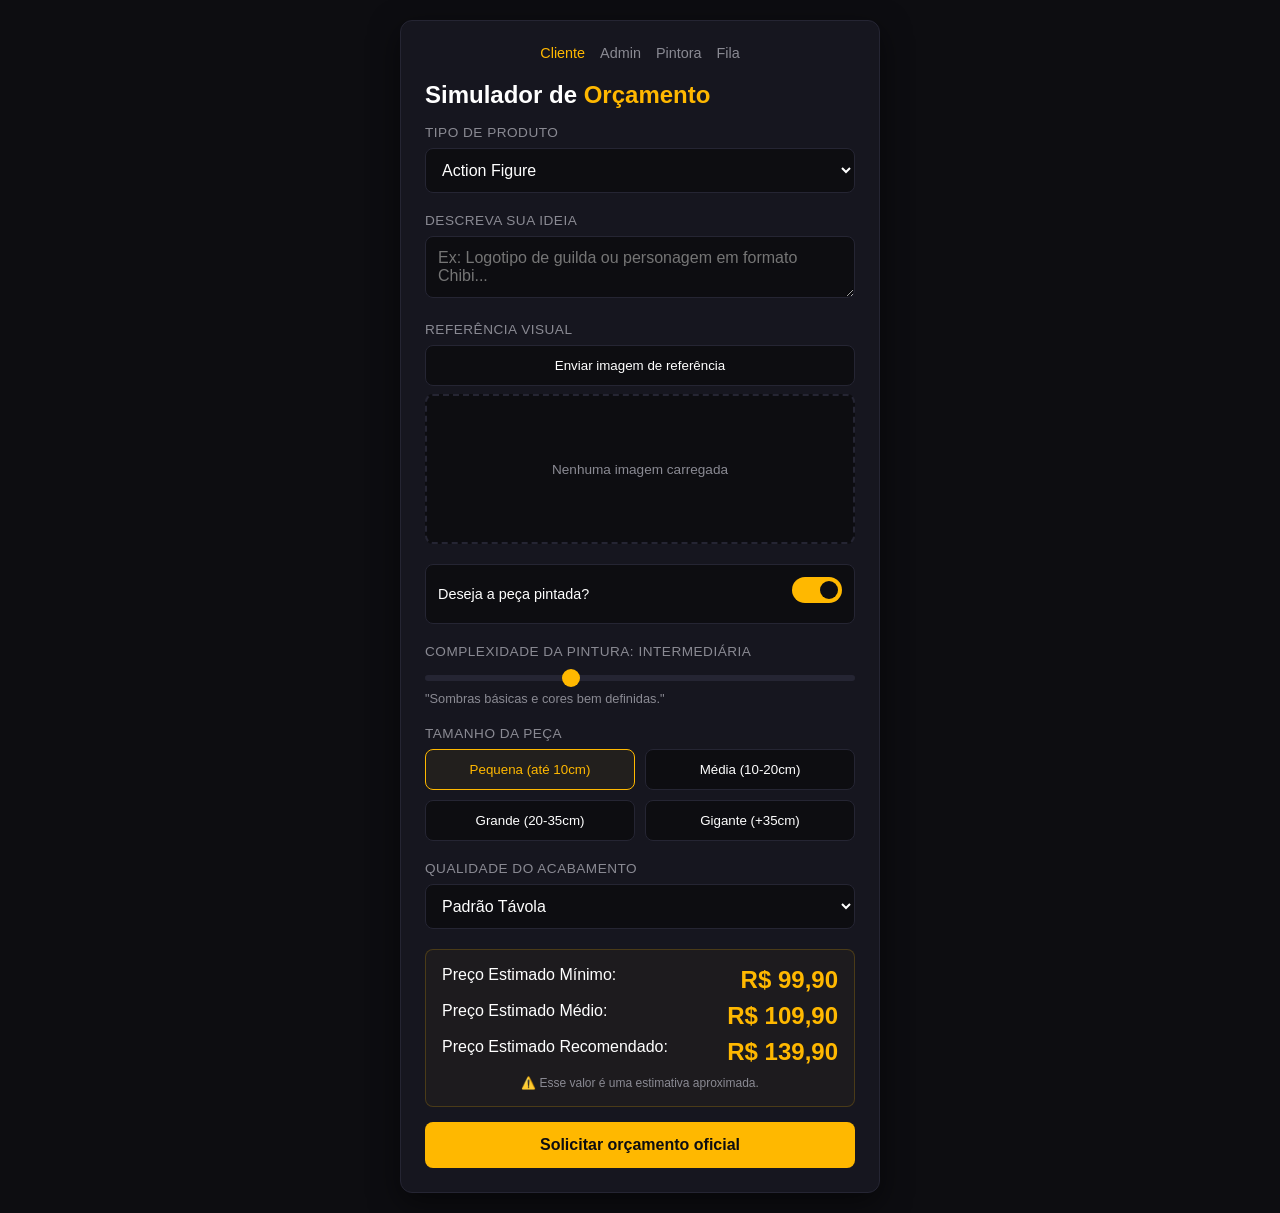
<file: index.html>
<!DOCTYPE html>
<html lang="pt-BR">
<head>
    <meta charset="UTF-8">
    <meta name="viewport" content="width=device-width, initial-scale=1.0">
    <title>Távola Price System - Simulador</title>
    <link rel="stylesheet" href="css/style.css">
</head>
<body>
    <div class="container">
        <div class="nav-links">
            <a href="index.html" class="active">Cliente</a>
            <a href="admin.html">Admin</a>
            <a href="painter.html">Pintora</a>
            <a href="queue.html">Fila</a>
        </div>
        
        <h2>Simulador de <span class="accent-text">Orçamento</span></h2>
        
        <div class="form-group">
            <label>Tipo de Produto</label>
            <select id="productType">
                <option value="Action Figure">Action Figure</option>
                <option value="Estátua Decorativa">Estátua Decorativa</option>
                <option value="Chaveiro">Chaveiro</option>
                <option value="Diorama">Diorama</option>
                <option value="Cosplay Prop">Cosplay Prop</option>
                <option value="Outro">Outro</option>
            </select>
        </div>

        <div class="form-group">
            <label>Descreva sua ideia</label>
            <textarea id="ideaDescription" rows="2" placeholder="Ex: Logotipo de guilda ou personagem em formato Chibi..."></textarea>
        </div>

        <div class="form-group">
            <label>Referência Visual</label>
            <input type="file" id="fileInput" accept="image/*" style="display: none;">
            <button class="grid-btn" style="width:100%" onclick="document.getElementById('fileInput').click()">Enviar imagem de referência</button>
            <div class="image-preview-box" id="previewBox">
                <span style="color: var(--text-muted); font-size:0.85rem;">Nenhuma imagem carregada</span>
            </div>
        </div>

        <div class="form-group toggle-container">
            <span style="font-size:0.9rem; font-weight:500;">Deseja a peça pintada?</span>
            <label class="switch">
                <input type="checkbox" id="paintToggle" checked>
                <span class="slider"></span>
            </label>
        </div>

        <div class="form-group" id="complexityWrapper">
            <label id="complexityLabel">Complexidade da Pintura: Intermediária</label>
            <input type="range" id="paintComplexity" min="1" max="4" value="2">
            <div style="font-size: 0.8rem; color: var(--text-muted); margin-top: 6px;" id="complexityDesc">
                "Sombras básicas e cores bem definidas."
            </div>
        </div>

        <div class="form-group">
            <label>Tamanho da Peça</label>
            <div class="btn-grid" id="sizeGrid">
                <button class="grid-btn active" data-size="pequena">Pequena (até 10cm)</button>
                <button class="grid-btn" data-size="media">Média (10-20cm)</button>
                <button class="grid-btn" data-size="grande">Grande (20-35cm)</button>
                <button class="grid-btn" data-size="gigante">Gigante (+35cm)</button>
            </div>
        </div>

        <div class="form-group">
            <label>Qualidade do Acabamento</label>
            <select id="finishQuality">
                <option value="economico" title="Lixamento básico e marcas sutis de camadas de impressão.">Econômico</option>
                <option value="padrao" title="Padrão Távola: Camadas invisíveis à distância de exposição regular." selected>Padrão Távola</option>
                <option value="premium" title="Premium Colecionador: Acabamento espelhado, zero linhas de impressão.">Premium Colecionador</option>
            </select>
        </div>

        <div class="result-card">
            <div class="price-row"><span>Preço Estimado Mínimo:</span><span id="priceMin" class="price-large">R$ 0,00</span></div>
            <div class="price-row"><span>Preço Estimado Médio:</span><span id="priceMed" class="price-large">R$ 0,00</span></div>
            <div class="price-row"><span>Preço Estimado Recomendado:</span><span id="priceMax" class="price-large">R$ 0,00</span></div>
            <p style="font-size:0.75rem; color: var(--text-muted); text-align:center; margin-top:10px;">⚠️ Esse valor é uma estimativa aproximada.</p>
        </div>

        <button class="btn-main" id="btnWhatsapp">Solicitar orçamento oficial</button>
    </div>

    <script src="js/storage.js"></script>
    <script src="js/calculator.js"></script>
</body>
</html>
</file>
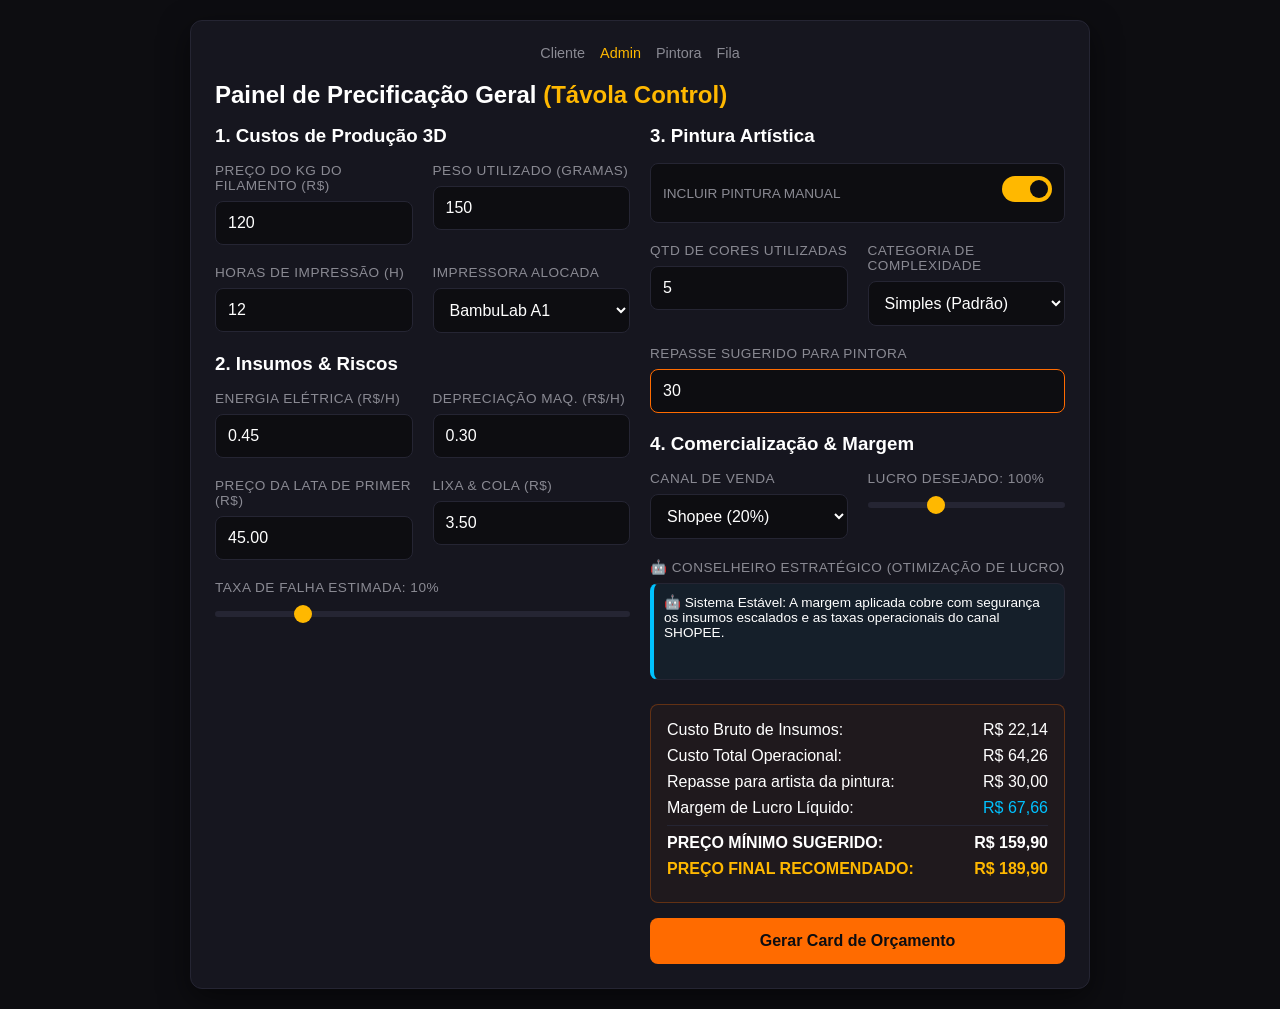
<file: admin.html>
<!DOCTYPE html>
<html lang="pt-BR">
<head>
    <meta charset="UTF-8">
    <meta name="viewport" content="width=device-width, initial-scale=1.0">
    <title>TPS - Backoffice Admin</title>
    <link rel="stylesheet" href="css/style.css">
</head>
<body class="admin-page">
    <div class="container">
        <div class="nav-links">
            <a href="index.html">Cliente</a>
            <a href="admin.html" class="active">Admin</a>
            <a href="painter.html">Pintora</a>
            <a href="queue.html">Fila</a>
        </div>
        
        <h2>Painel de Precificação Geral <span class="accent-text">(Távola Control)</span></h2>
        
        <div class="grid-2col">
            <div>
                <h3>1. Custos de Produção 3D</h3>
                <div class="grid-2col">
                    <div class="form-group">
                        <label>Preço do kg do Filamento (R$)</label>
                        <input type="number" id="filamentPrice" value="120" step="0.01">
                    </div>
                    <div class="form-group">
                        <label>Peso Utilizado (gramas)</label>
                        <input type="number" id="weightUsed" value="150">
                    </div>
                </div>
                <div class="grid-2col">
                    <div class="form-group">
                        <label>Horas de Impressão (h)</label>
                        <input type="number" id="printHours" value="12">
                    </div>
                    <div class="form-group">
                        <label>Impressora Alocada</label>
                        <select id="printerType">
                            <option value="BambuLab A1">BambuLab A1</option>
                            <option value="Ender 3">Ender 3</option>
                            <option value="K1">K1 Max</option>
                            <option value="Outra">Outra</option>
                        </select>
                    </div>
                </div>

                <h3>2. Insumos & Riscos</h3>
                <div class="grid-2col">
                    <div class="form-group">
                        <label>Energia Elétrica (R$/h)</label>
                        <input type="number" id="energyCost" value="0.45" step="0.01">
                    </div>
                    <div class="form-group">
                        <label>Depreciação Maq. (R$/h)</label>
                        <input type="number" id="wearCost" value="0.30" step="0.01">
                    </div>
                </div>
                <div class="grid-2col">
                    <div class="form-group">
                        <label>Preço da Lata de Primer (R$)</label>
                        <input type="number" id="primerCanPrice" value="45.00" step="0.01">
                    </div>
                    <div class="form-group">
                        <label>Lixa & Cola (R$)</label>
                        <input type="number" id="consumablesCost" value="3.50" step="0.01">
                    </div>
                </div>
                <div class="form-group">
                    <label id="failLabel">Taxa de Falha Estimada: 10%</label>
                    <input type="range" id="failRate" min="0" max="50" value="10">
                </div>
            </div>

            <div>
                <h3>3. Pintura Artística</h3>
                <div class="form-group toggle-container">
                    <span style="font-size:0.85rem; color: var(--text-muted); text-transform: uppercase;">Incluir Pintura Manual</span>
                    <label class="switch">
                        <input type="checkbox" id="adminPaintToggle" checked>
                        <span class="slider"></span>
                    </label>
                </div>
                <div id="adminPaintSection">
                    <div class="grid-2col">
                        <div class="form-group">
                            <label>Qtd de Cores Utilizadas</label>
                            <input type="number" id="colorCount" value="5">
                        </div>
                        <div class="form-group">
                            <label>Categoria de Complexidade</label>
                            <select id="adminPaintCategory">
                                <option value="simples">Simples (Padrão)</option>
                                <option value="media">Média</option>
                                <option value="premium">Premium</option>
                                <option value="ultra">Ultra Detalhada</option>
                            </select>
                        </div>
                    </div>
                    <div class="form-group">
                        <label>Repasse sugerido para Pintora</label>
                        <input type="number" id="painterPayout" value="30" style="border-color: var(--secondary-color);">
                    </div>
                </div>

                <h3>4. Comercialização & Margem</h3>
                <div class="grid-2col">
                    <div class="form-group">
                        <label>Canal de Venda</label>
                        <select id="marketplace">
                            <option value="shopee">Shopee (20%)</option>
                            <option value="instagram">Instagram (0%)</option>
                            <option value="mercado_livre">Mercado Livre (15%)</option>
                        </select>
                    </div>
                    <div class="form-group">
                        <label id="profitLabel">Lucro Desejado: 100%</label>
                        <input type="range" id="profitMargin" min="0" max="300" step="5" value="100">
                    </div>
                </div>

                <div class="form-group">
                    <label>🤖 Conselheiro Estratégico (Otimização de Lucro)</label>
                    <textarea id="aiAdviceBox" rows="5" readonly style="background: rgba(0, 194, 255, 0.05); border-left: 4px solid #00C2FF; font-size: 0.85rem; padding: 10px; color: var(--text-color); resize: none;">Carregando recomendações de margem...</textarea>
                </div>

                <div class="result-card" style="background: rgba(255, 107, 0, 0.04); border-color: rgba(255, 107, 0, 0.3);">
                    <div class="price-row"><span>Custo Bruto de Insumos:</span><span id="calcCostBruto">R$ 0,00</span></div>
                    <div class="price-row"><span>Custo Total Operacional:</span><span id="calcCostTotal">R$ 0,00</span></div>
                    <div class="price-row" id="painterFeeRow" style="display:none;"><span>Repasse para artista da pintura:</span><span id="calcPainterFee">R$ 0,00</span></div>
                    <div class="price-row"><span>Margem de Lucro Líquido:</span><span id="calcLucroLiquido" style="color: #00C2FF;">R$ 0,00</span></div>
                    <hr style="border: 0; border-top: 1px solid var(--border-color); margin: 8px 0;">
                    <div class="price-row" style="font-weight:bold;"><span>PREÇO MÍNIMO SUGERIDO:</span><span id="adminPriceMin">R$ 0,00</span></div>
                    <div class="price-row" style="font-weight:bold; color: var(--primary-color);"><span>PREÇO FINAL RECOMENDADO:</span><span id="adminPriceRec">R$ 0,00</span></div>
                </div>

                <button class="btn-main" id="btnGenSummary" style="background: var(--secondary-color);">Gerar Card de Orçamento</button>
            </div>
        </div>

        <div class="result-card" id="summaryCard" style="display:none; margin-top:24px; background: var(--bg-color);">
            <h4 style="margin-bottom:8px; border-bottom: 1px solid var(--border-color); padding-bottom:4px;">📋 Resumo Prontinho para o Cliente</h4>
            <div id="summaryText" style="font-family: monospace; white-space: pre-wrap; font-size:0.9rem; color: var(--text-muted);"></div>
            <button class="btn-main" id="btnCopyClip" style="background: #252533; color: white;">Copiar para WhatsApp</button>
        </div>
    </div>

    <script src="js/storage.js"></script>
    <script src="js/admin.js"></script>
</body>
</html>
</file>
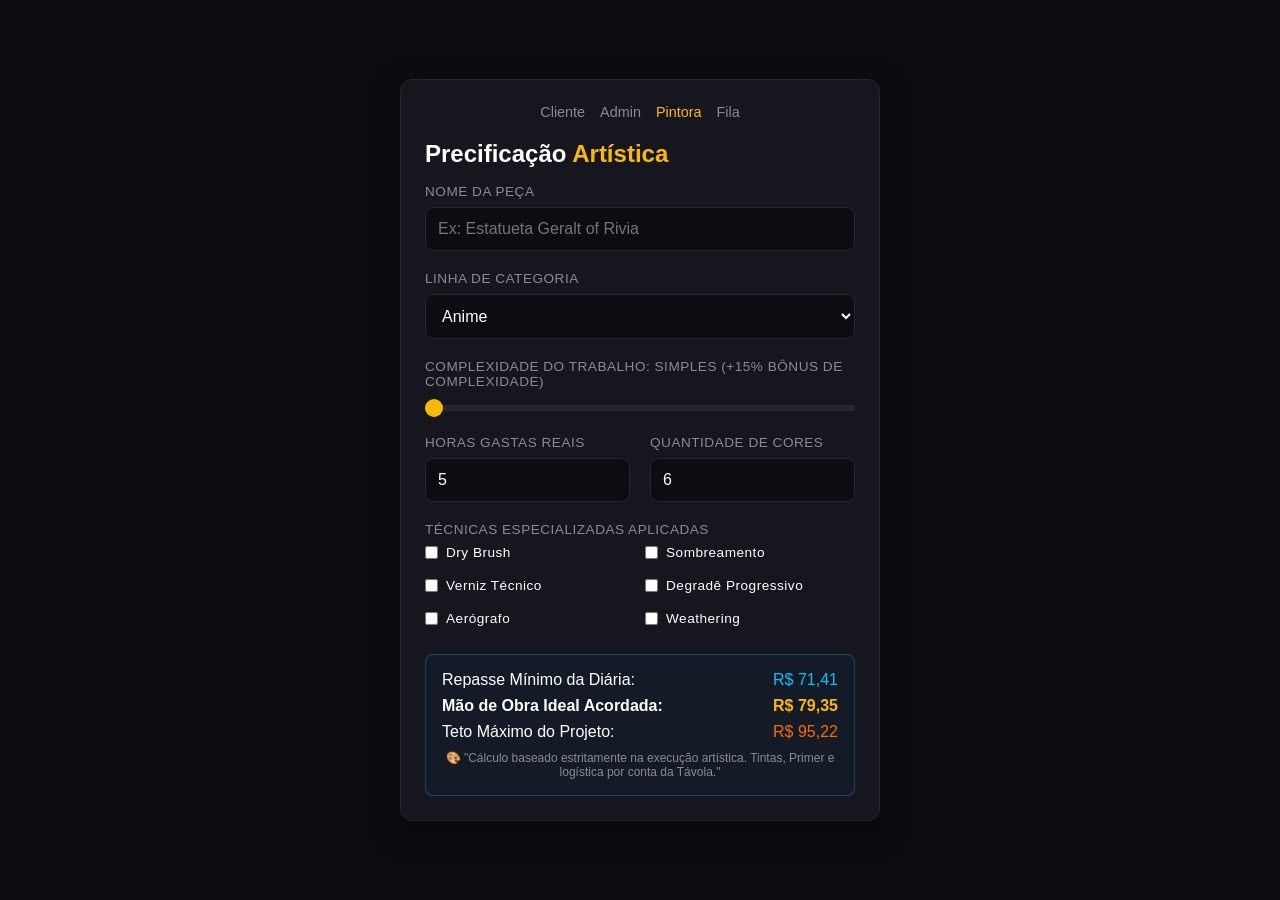
<file: painter.html>
<!DOCTYPE html>
<html lang="pt-BR">
<head>
    <meta charset="UTF-8">
    <meta name="viewport" content="width=device-width, initial-scale=1.0">
    <title>TPS - Área da Pintora</title>
    <link rel="stylesheet" href="css/style.css">
</head>
<body>
    <div class="container">
        <div class="nav-links">
            <a href="index.html">Cliente</a>
            <a href="admin.html">Admin</a>
            <a href="painter.html" class="active">Pintora</a>
            <a href="queue.html">Fila</a>
        </div>
        
        <h2>Precificação <span class="accent-text">Artística</span></h2>
        
        <div class="form-group">
            <label>Nome da Peça</label>
            <input type="text" id="artName" placeholder="Ex: Estatueta Geralt of Rivia">
        </div>

        <div class="form-group">
            <label>Linha de Categoria</label>
            <select id="artCategory">
                <option value="Anime">Anime</option>
                <option value="Miniatura">Miniatura / RPG</option>
                <option value="Decorativo">Decorativo</option>
                <option value="Cosplay">Cosplay</option>
                <option value="Outro">Outro</option>
            </select>
        </div>

        <div class="form-group">
            <label id="painterCompLabel">Complexidade do Trabalho: Simples (Mão de obra: 15%)</label>
            <input type="range" id="painterComplexity" min="1" max="3" value="1">
        </div>

        <div class="grid-2col">
            <div class="form-group">
                <label>Horas Gastas Reais</label>
                <input type="number" id="artistHours" value="5">
            </div>
            <div class="form-group">
                <label>Quantidade de Cores</label>
                <input type="number" id="artistColors" value="6">
            </div>
        </div>

        <div class="form-group">
            <label>Técnicas Especializadas Aplicadas</label>
            <div class="checkbox-group">
                <label class="checkbox-label"><input type="checkbox" class="tech-check" value="dry"> Dry Brush</label>
                <label class="checkbox-label"><input type="checkbox" class="tech-check" value="shadow"> Sombreamento</label>
                <label class="checkbox-label"><input type="checkbox" class="tech-check" value="verniz"> Verniz Técnico</label>
                <label class="checkbox-label"><input type="checkbox" class="tech-check" value="degrade"> Degradê Progressivo</label>
                <label class="checkbox-label"><input type="checkbox" class="tech-check" value="aero"> Aerógrafo</label>
                <label class="checkbox-label"><input type="checkbox" class="tech-check" value="weather"> Weathering</label>
            </div>
        </div>

        <div class="result-card" style="background: rgba(0, 194, 255, 0.03); border-color: rgba(0, 194, 255, 0.3);">
            <div class="price-row"><span>Repasse Mínimo da Diária:</span><span id="pMin" style="color: #00C2FF;">R$ 0,00</span></div>
            <div class="price-row" style="font-weight: bold;"><span>Mão de Obra Ideal Acordada:</span><span id="pIdeal" style="color: var(--primary-color);">R$ 0,00</span></div>
            <div class="price-row"><span>Teto Máximo do Projeto:</span><span id="pPremium" style="color: var(--secondary-color);">R$ 0,00</span></div>
            <p style="font-size:0.75rem; color: var(--text-muted); text-align:center; margin-top:10px;">🎨 "Cálculo baseado estritamente na execução artística. Tintas, Primer e logística por conta da Távola."</p>
        </div>
    </div>

    <script src="js/storage.js"></script>
    <script src="js/painter.js"></script>
</body>
</html>
</file>
<file: css/style.css>
:root {
    --bg-color: #0D0D11;
    --surface-color: #16161F;
    --surface-hover: #1E1E2A;
    --primary-color: #FFB800;
    --primary-hover: #E0A200;
    --secondary-color: #FF6B00;
    --text-main: #FFFFFF;
    --text-muted: #8A8A93;
    --border-color: #252533;
    --radius: 12px;
    --transition: all 0.3s ease;
}

* {
    margin: 0;
    padding: 0;
    box-sizing: border-box;
    font-family: 'Segoe UI', Roboto, Helvetica, Arial, sans-serif;
}

body {
    background-color: var(--bg-color);
    color: var(--text-main);
    padding: 20px;
    display: flex;
    justify-content: center;
    align-items: center;
    min-height: 100vh;
}

.container {
    width: 100%;
    max-width: 480px;
    background: var(--surface-color);
    border: 1px solid var(--border-color);
    border-radius: var(--radius);
    padding: 24px;
    box-shadow: 0 10px 30px rgba(0,0,0,0.5);
}

body.admin-page .container {
    max-width: 900px;
}

h1, h2, h3 {
    color: var(--text-main);
    margin-bottom: 16px;
    font-weight: 600;
}

.accent-text {
    color: var(--primary-color);
}

.form-group {
    margin-bottom: 20px;
}

label {
    display: block;
    font-size: 0.85rem;
    color: var(--text-muted);
    margin-bottom: 8px;
    text-transform: uppercase;
    letter-spacing: 0.5px;
}

input[type="text"], input[type="number"], select, textarea {
    width: 100%;
    background: var(--bg-color);
    border: 1px solid var(--border-color);
    color: var(--text-main);
    padding: 12px;
    border-radius: 8px;
    font-size: 1rem;
    transition: var(--transition);
}

input:focus, select:focus, textarea:focus {
    outline: none;
    border-color: var(--primary-color);
    box-shadow: 0 0 8px rgba(255, 184, 0, 0.2);
}

.toggle-container {
    display: flex;
    align-items: center;
    justify-content: space-between;
    background: var(--bg-color);
    padding: 12px;
    border-radius: 8px;
    border: 1px solid var(--border-color);
}

.switch {
    position: relative;
    display: inline-block;
    width: 50px;
    height: 26px;
}

.switch input { 
    opacity: 0;
    width: 0;
    height: 0;
}

.slider {
    position: absolute;
    cursor: pointer;
    top: 0; left: 0; right: 0; bottom: 0;
    background-color: #252533;
    transition: .4s;
    border-radius: 34px;
}

.slider:before {
    position: absolute;
    content: "";
    height: 18px;
    width: 18px;
    left: 4px;
    bottom: 4px;
    background-color: var(--text-muted);
    transition: .4s;
    border-radius: 50%;
}

input:checked + .slider {
    background-color: var(--primary-color);
}

input:checked + .slider:before {
    transform: translateX(24px);
    background-color: var(--bg-color);
}

input[type="range"] {
    -webkit-appearance: none;
    width: 100%;
    background: transparent;
}

input[type="range"]::-webkit-slider-runnable-track {
    width: 100%;
    height: 6px;
    background: var(--border-color);
    border-radius: 3px;
}

input[type="range"]::-webkit-slider-thumb {
    -webkit-appearance: none;
    height: 18px;
    width: 18px;
    border-radius: 50%;
    background: var(--primary-color);
    cursor: pointer;
    margin-top: -6px;
    transition: var(--transition);
}

input[type="range"]::-webkit-slider-thumb:hover {
    transform: scale(1.2);
}

.btn-grid {
    display: grid;
    grid-template-columns: repeat(2, 1fr);
    gap: 10px;
}

.grid-btn {
    background: var(--bg-color);
    border: 1px solid var(--border-color);
    color: var(--text-main);
    padding: 12px;
    border-radius: 8px;
    cursor: pointer;
    transition: var(--transition);
    font-weight: 500;
}

.grid-btn.active, .grid-btn:hover {
    border-color: var(--primary-color);
    background: rgba(255, 184, 0, 0.05);
    color: var(--primary-color);
}

.checkbox-group {
    display: grid;
    grid-template-columns: repeat(2, 1fr);
    gap: 10px;
}

.checkbox-label {
    display: flex;
    align-items: center;
    gap: 8px;
    cursor: pointer;
    text-transform: none;
    color: var(--text-main);
}

.image-preview-box {
    width: 100%;
    height: 150px;
    border: 2px dashed var(--border-color);
    border-radius: 8px;
    display: flex;
    align-items: center;
    justify-content: center;
    overflow: hidden;
    margin-top: 8px;
    background: var(--bg-color);
}

.image-preview-box img {
    width: 100%;
    height: 100%;
    object-fit: cover;
}

.result-card {
    background: rgba(255, 184, 0, 0.03);
    border: 1px solid rgba(255, 184, 0, 0.2);
    border-radius: 8px;
    padding: 16px;
    margin-top: 20px;
}

.price-row {
    display: flex;
    justify-content: space-between;
    margin-bottom: 8px;
}

.price-large {
    font-size: 1.5rem;
    font-weight: bold;
    color: var(--primary-color);
}

.btn-main {
    width: 100%;
    background: var(--primary-color);
    color: var(--bg-color);
    border: none;
    padding: 14px;
    border-radius: 8px;
    font-weight: bold;
    font-size: 1rem;
    cursor: pointer;
    transition: var(--transition);
    display: flex;
    align-items: center;
    justify-content: center;
    gap: 8px;
    margin-top: 15px;
}

.btn-main:hover {
    background: var(--primary-hover);
    transform: translateY(-2px);
}

.nav-links {
    display: flex;
    justify-content: center;
    gap: 15px;
    margin-bottom: 20px;
}

.nav-links a {
    color: var(--text-muted);
    text-decoration: none;
    font-size: 0.9rem;
    transition: var(--transition);
}

.nav-links a:hover, .nav-links a.active {
    color: var(--primary-color);
}

.grid-2col {
    display: grid;
    grid-template-columns: 1fr 1fr;
    gap: 20px;
}

@media(max-width: 768px) {
    .grid-2col { grid-template-columns: 1fr; }
}
</file>
